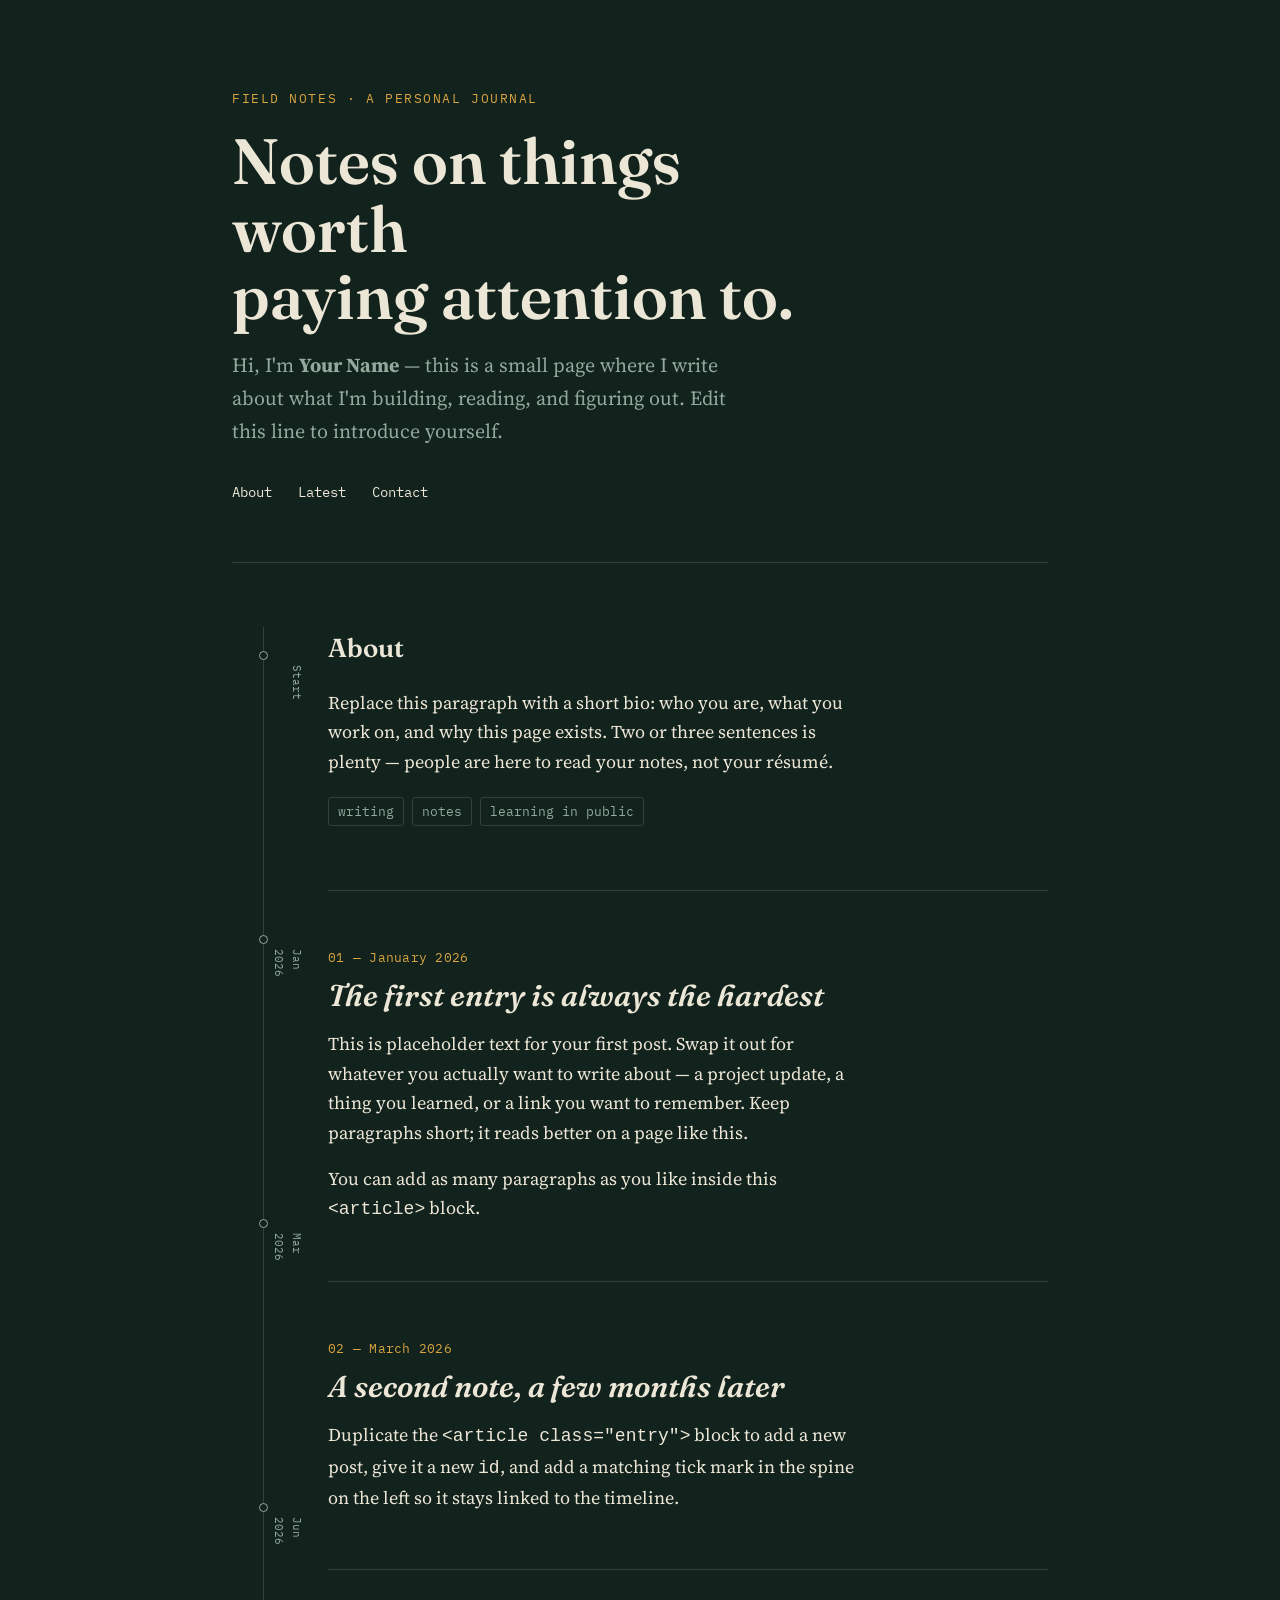
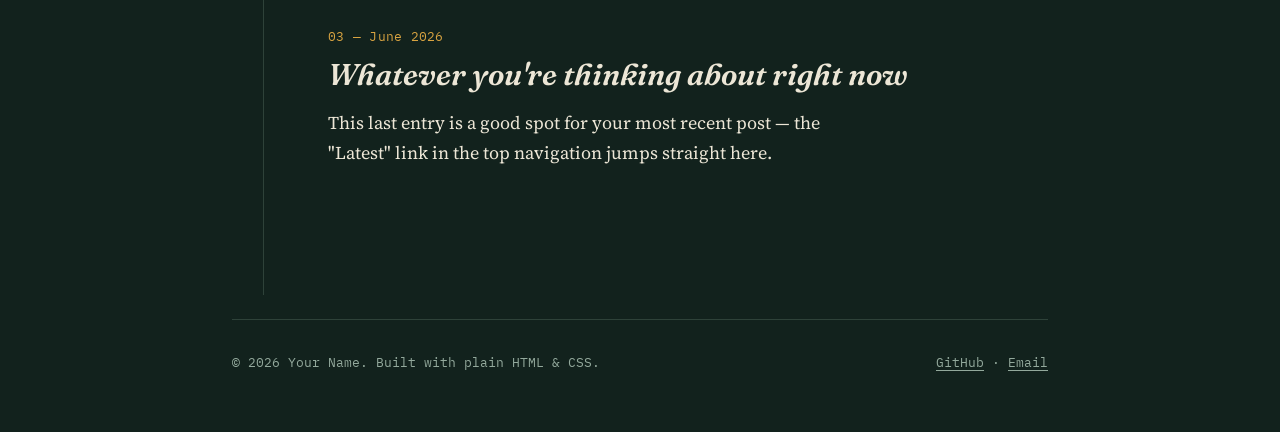
<file: index.html>
<!DOCTYPE html>
<html lang="en">
<head>
<meta charset="UTF-8">
<meta name="viewport" content="width=device-width, initial-scale=1.0">
<title>Field Notes — a simple journal</title>
<meta name="description" content="A simple personal notes and blog page.">
<link rel="preconnect" href="https://fonts.googleapis.com">
<link rel="preconnect" href="https://fonts.gstatic.com" crossorigin>
<link href="https://fonts.googleapis.com/css2?family=Fraunces:ital,opsz,wght@0,9..144,400;0,9..144,600;1,9..144,500&family=Source+Serif+4:ital,wght@0,400;0,600;1,400&family=IBM+Plex+Mono:wght@400;500&display=swap" rel="stylesheet">
<style>

  /* ---------- Design tokens ---------- */
  :root{
    --bg:        #12221D;   /* deep forest ink, page background */
    --bg-alt:    #182D26;   /* slightly lighter panel background */
    --paper:     #ECE6D6;   /* warm parchment — main text colour */
    --muted:     #93A99C;   /* muted sage — secondary text */
    --accent:    #D9A441;   /* mustard — marks, headings accent */
    --link:      #E4886A;   /* soft coral — links */
    --rule:      #2E4239;   /* hairline rule colour */

    --display:   'Fraunces', Georgia, serif;
    --body:      'Source Serif 4', Georgia, serif;
    --mono:      'IBM Plex Mono', Menlo, monospace;
  }

  *{ box-sizing:border-box; }

  html{ scroll-behavior:smooth; }

  body{
    margin:0;
    background:var(--bg);
    color:var(--paper);
    font-family:var(--body);
    font-size:18px;
    line-height:1.65;
    -webkit-font-smoothing:antialiased;
  }

  a{ color:var(--link); text-decoration-thickness:1px; text-underline-offset:3px; }
  a:hover{ color:var(--accent); }
  a:focus-visible, button:focus-visible{
    outline:2px solid var(--accent);
    outline-offset:3px;
  }

  /* ---------- Layout shell ---------- */
  .page{
    display:grid;
    grid-template-columns: 64px minmax(0,720px);
    justify-content:center;
    gap:0 32px;
    max-width:1000px;
    margin:0 auto;
    padding:0 24px;
  }

  /* ---------- Header ---------- */
  header.hero{
    grid-column:1 / -1;
    padding:88px 0 56px;
    border-bottom:1px solid var(--rule);
  }
  header.hero .eyebrow{
    font-family:var(--mono);
    font-size:13px;
    letter-spacing:.12em;
    text-transform:uppercase;
    color:var(--accent);
    margin:0 0 18px;
  }
  header.hero h1{
    font-family:var(--display);
    font-weight:600;
    font-size:clamp(40px, 6vw, 64px);
    line-height:1.05;
    margin:0 0 20px;
    max-width:14ch;
  }
  header.hero p.lede{
    font-size:20px;
    color:var(--muted);
    max-width:52ch;
    margin:0 0 28px;
  }
  nav.top a{
    font-family:var(--mono);
    font-size:14px;
    color:var(--paper);
    margin-right:22px;
    text-decoration:none;
    border-bottom:1px solid transparent;
  }
  nav.top a:hover{ color:var(--accent); border-color:var(--accent); }

  /* ---------- The spine: a vertical timeline of entry dates ----------
     This is the page's signature element — a book-spine index down the
     left margin. Each tick corresponds to a post; click to jump there. */
  .spine{
    position:relative;
    padding-top:64px;
  }
  .spine::before{
    content:"";
    position:absolute;
    top:64px; bottom:24px; left:31px;
    width:1px;
    background:var(--rule);
  }
  .spine a{
    position:sticky;
    top:24px;
    display:block;
    width:64px;
    height:64px;
    margin-bottom:220px;
    text-decoration:none;
  }
  .spine a .tick{
    position:relative;
    left:27px;
    top:24px;
    width:9px; height:9px;
    border-radius:50%;
    background:var(--bg);
    border:1px solid var(--muted);
    display:block;
  }
  .spine a:hover .tick, .spine a:focus-visible .tick{
    background:var(--accent);
    border-color:var(--accent);
  }
  .spine a .date{
    position:absolute;
    left:-4px;
    top:38px;
    width:78px;
    font-family:var(--mono);
    font-size:11px;
    color:var(--muted);
    writing-mode:vertical-rl;
    text-orientation:mixed;
  }

  /* ---------- Main column ---------- */
  main{ padding:64px 0 40px; min-width:0; }

  section.about{
    padding-bottom:56px;
    margin-bottom:56px;
    border-bottom:1px solid var(--rule);
  }
  section.about h2{
    font-family:var(--display);
    font-weight:600;
    font-size:26px;
    margin:0 0 14px;
  }
  section.about p{ color:var(--paper); max-width:60ch; }
  section.about .tags{
    margin-top:20px;
    font-family:var(--mono);
    font-size:13px;
    color:var(--muted);
  }
  section.about .tags span{
    display:inline-block;
    border:1px solid var(--rule);
    border-radius:3px;
    padding:3px 9px;
    margin:0 8px 8px 0;
  }

  article.entry{
    padding-bottom:56px;
    margin-bottom:56px;
    border-bottom:1px solid var(--rule);
    scroll-margin-top:24px;
  }
  article.entry:last-child{ border-bottom:none; }
  article.entry .meta{
    font-family:var(--mono);
    font-size:13px;
    color:var(--accent);
    margin:0 0 10px;
    letter-spacing:.02em;
  }
  article.entry h3{
    font-family:var(--display);
    font-weight:600;
    font-style:italic;
    font-size:30px;
    margin:0 0 16px;
    line-height:1.15;
  }
  article.entry p{ margin:0 0 16px; max-width:60ch; }
  article.entry p:last-child{ margin-bottom:0; }

  /* ---------- Footer ---------- */
  footer{
    grid-column:1 / -1;
    border-top:1px solid var(--rule);
    padding:32px 0 64px;
    font-family:var(--mono);
    font-size:13px;
    color:var(--muted);
    display:flex;
    justify-content:space-between;
    flex-wrap:wrap;
    gap:12px;
  }
  footer a{ color:var(--muted); }
  footer a:hover{ color:var(--accent); }

  /* ---------- Responsive ---------- */
  @media (max-width: 720px){
    .page{ grid-template-columns: 1fr; padding:0 20px; }
    .spine{ display:none; }
    header.hero{ padding:56px 0 40px; }
    main{ padding:40px 0 20px; }
  }

  @media (prefers-reduced-motion: reduce){
    html{ scroll-behavior:auto; }
  }
</style>
</head>
<body>

<div class="page">

  <header class="hero">
    <p class="eyebrow">Field Notes · a personal journal</p>
    <h1>Notes on things worth<br>paying attention to.</h1>
    <p class="lede">
      Hi, I'm <strong>Your Name</strong> — this is a small page where I write
      about what I'm building, reading, and figuring out. Edit this line to
      introduce yourself.
    </p>
    <nav class="top">
      <a href="#about">About</a>
      <a href="#entry-3">Latest</a>
      <a href="mailto:you@example.com">Contact</a>
    </nav>
  </header>

  <!-- Spine: one <a> per entry below, kept in the same order -->
  <aside class="spine" aria-hidden="true">
    <a href="#about"><span class="tick"></span><span class="date">Start</span></a>
    <a href="#entry-1"><span class="tick"></span><span class="date">Jan 2026</span></a>
    <a href="#entry-2"><span class="tick"></span><span class="date">Mar 2026</span></a>
    <a href="#entry-3"><span class="tick"></span><span class="date">Jun 2026</span></a>
  </aside>

  <main>

    <section class="about" id="about">
      <h2>About</h2>
      <p>
        Replace this paragraph with a short bio: who you are, what you work
        on, and why this page exists. Two or three sentences is plenty —
        people are here to read your notes, not your résumé.
      </p>
      <div class="tags">
        <span>writing</span><span>notes</span><span>learning in public</span>
      </div>
    </section>

    <article class="entry" id="entry-1">
      <p class="meta">01 — January 2026</p>
      <h3>The first entry is always the hardest</h3>
      <p>
        This is placeholder text for your first post. Swap it out for
        whatever you actually want to write about — a project update, a
        thing you learned, or a link you want to remember. Keep paragraphs
        short; it reads better on a page like this.
      </p>
      <p>
        You can add as many paragraphs as you like inside this
        <code>&lt;article&gt;</code> block.
      </p>
    </article>

    <article class="entry" id="entry-2">
      <p class="meta">02 — March 2026</p>
      <h3>A second note, a few months later</h3>
      <p>
        Duplicate the <code>&lt;article class="entry"&gt;</code> block to add
        a new post, give it a new <code>id</code>, and add a matching tick
        mark in the spine on the left so it stays linked to the timeline.
      </p>
    </article>

    <article class="entry" id="entry-3">
      <p class="meta">03 — June 2026</p>
      <h3>Whatever you're thinking about right now</h3>
      <p>
        This last entry is a good spot for your most recent post — the
        "Latest" link in the top navigation jumps straight here.
      </p>
    </article>

  </main>

  <footer>
    <span>&copy; 2026 Your Name. Built with plain HTML &amp; CSS.</span>
    <span><a href="https://github.com/">GitHub</a> · <a href="mailto:you@example.com">Email</a></span>
  </footer>

</div>

</body>
</html>
</file>
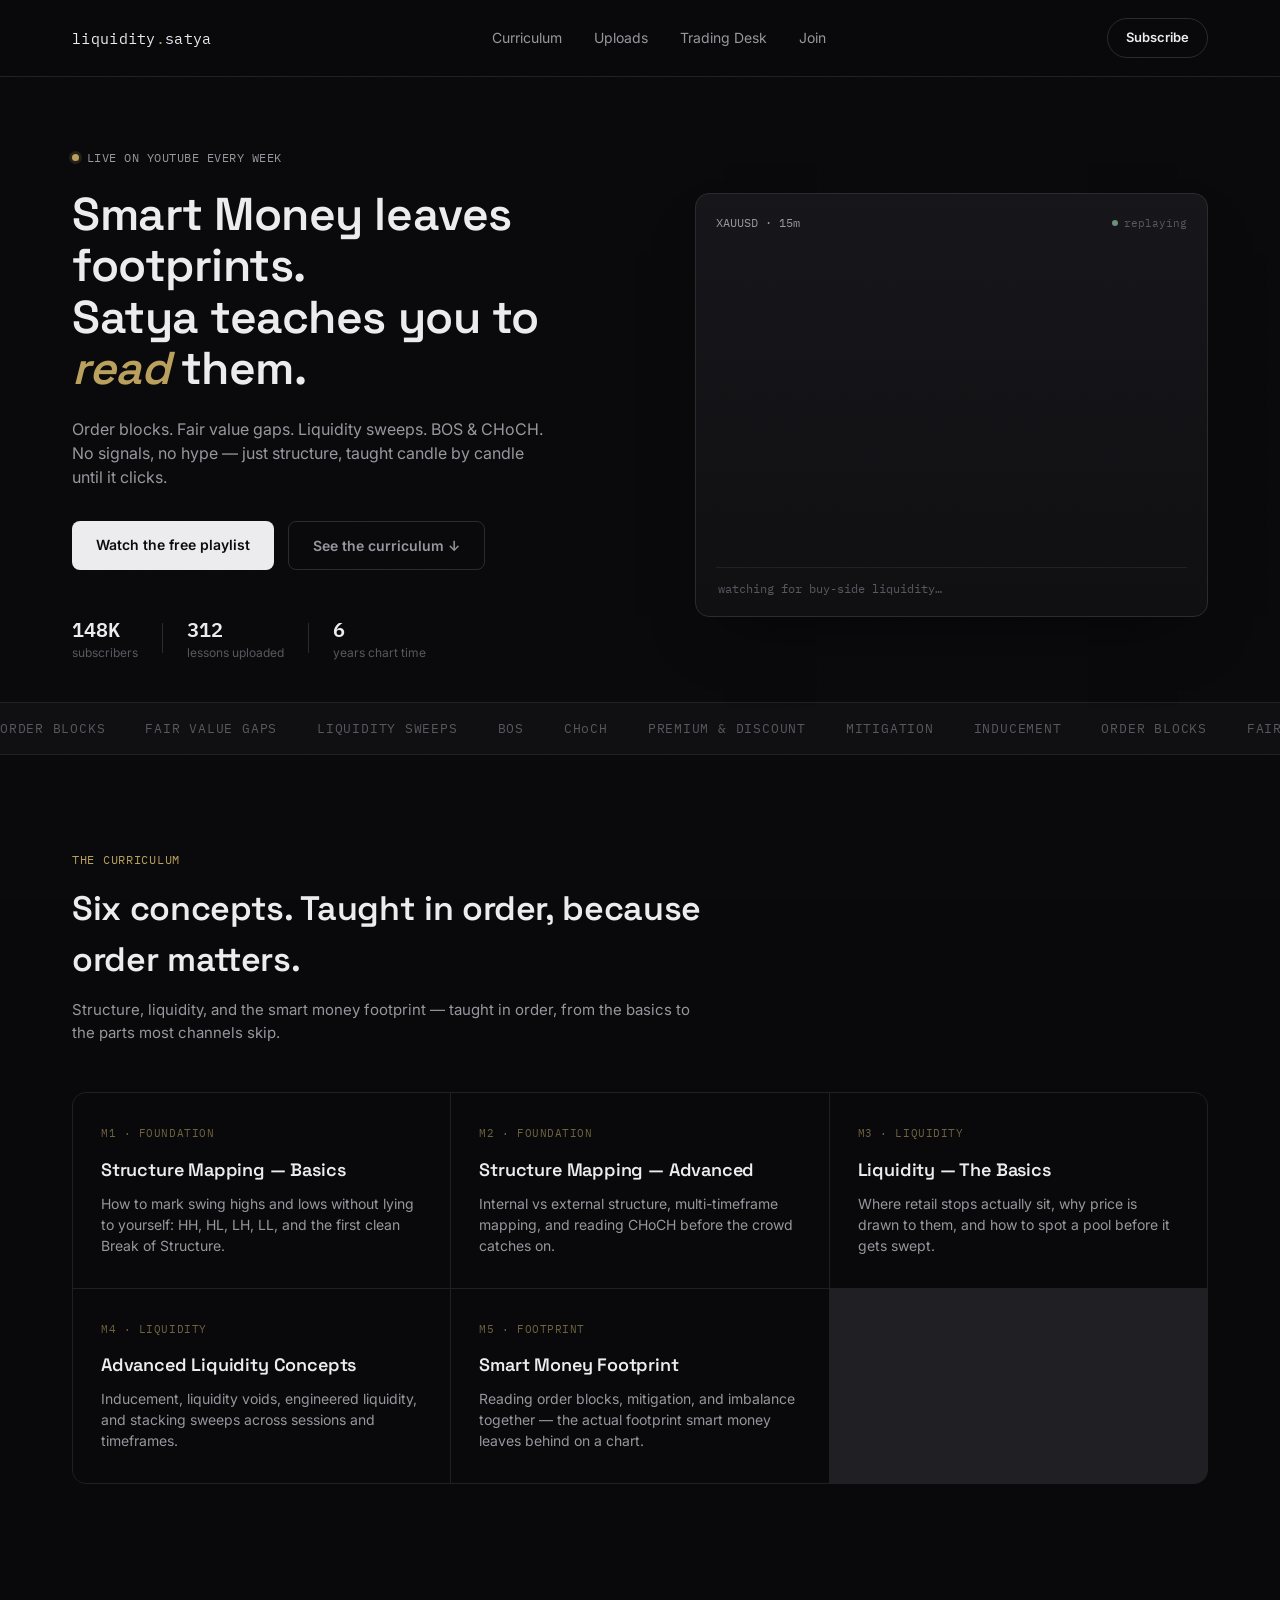
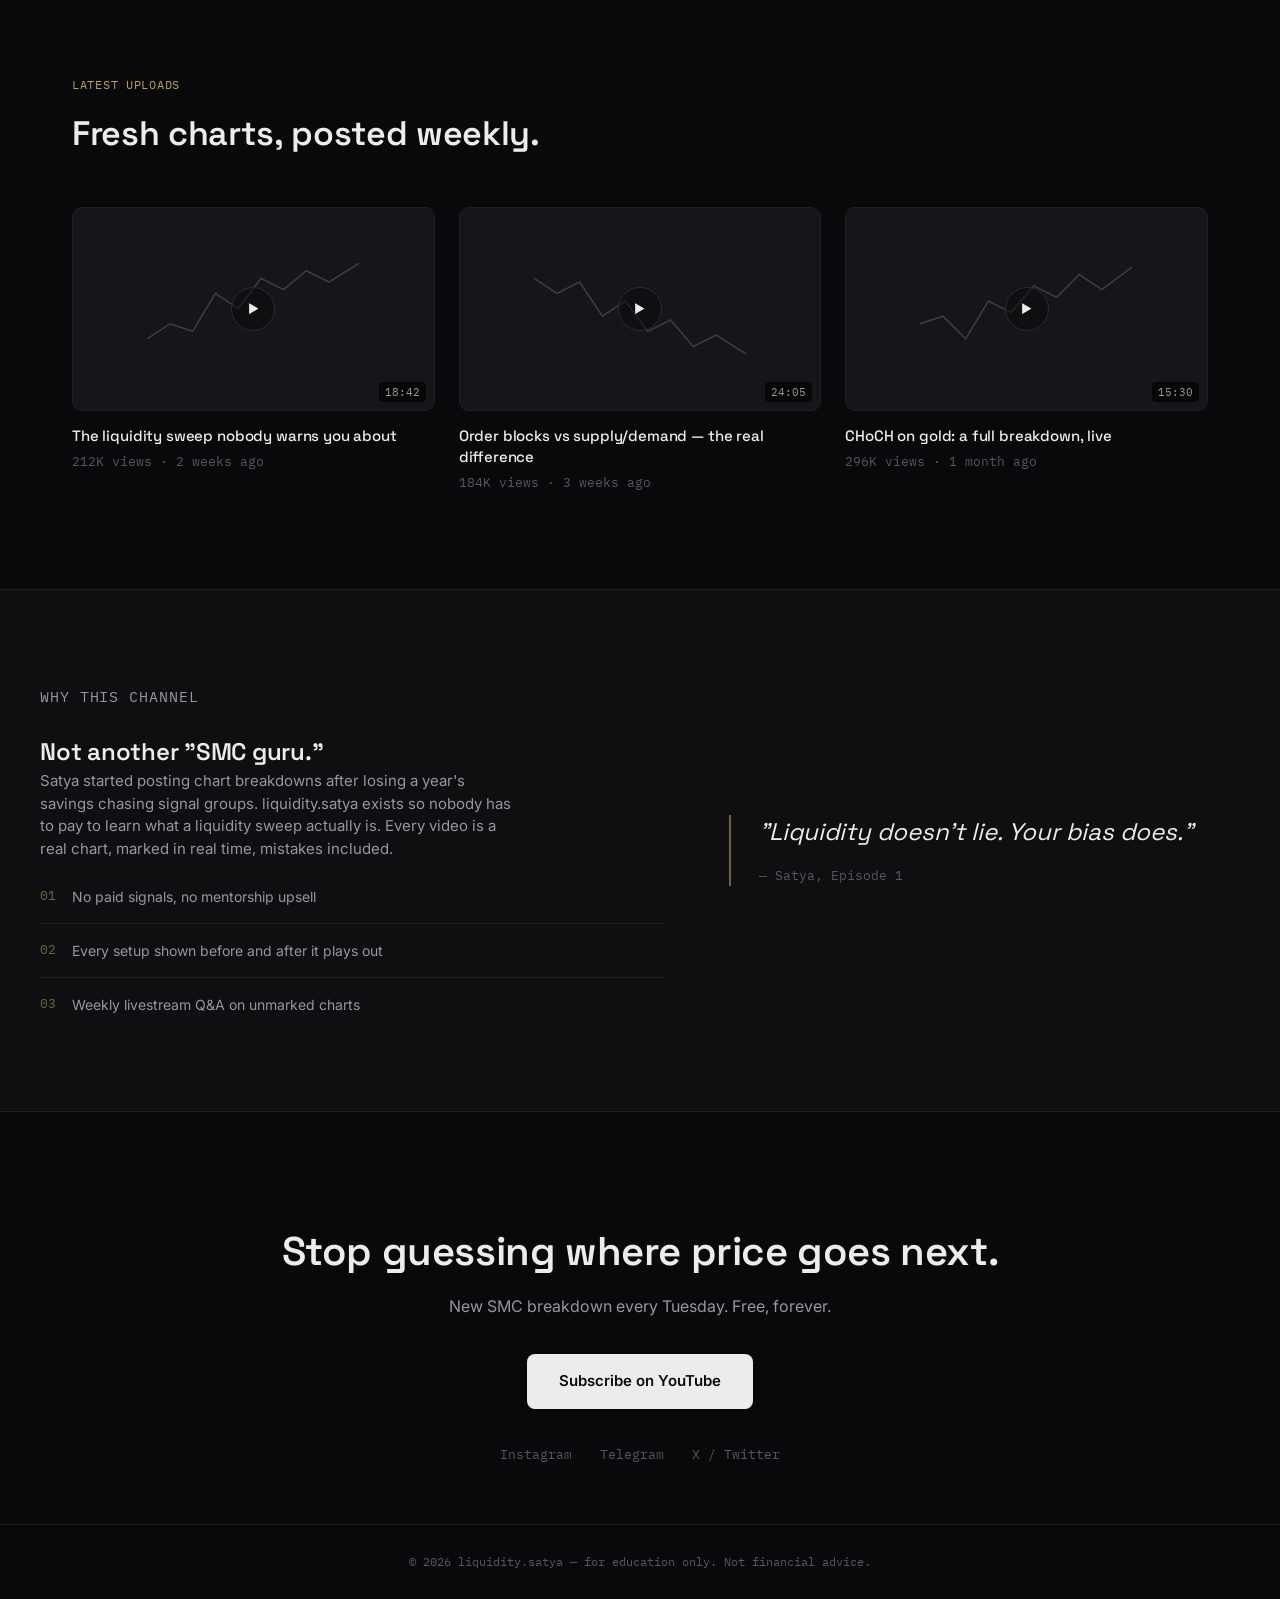
<file: index (3).html>
<!DOCTYPE html>
<html lang="en">
<head>
<meta charset="UTF-8">
<meta name="viewport" content="width=device-width, initial-scale=1.0">
<title>liquidity.satya — Smart Money Concepts, Untangled</title>
<link rel="preconnect" href="https://fonts.googleapis.com">
<link href="https://fonts.googleapis.com/css2?family=Space+Grotesk:wght@400;500;600;700&family=IBM+Plex+Mono:wght@400;500;600&family=Inter:wght@400;500;600&display=swap" rel="stylesheet">
<link rel="stylesheet" href="style.css">
</head>
<body>

<div class="noise-overlay"></div>

<!-- NAV -->
<header class="nav">
  <div class="nav-inner">
    <div class="brand">
      <span class="brand-mark">liquidity<span class="brand-dot">.</span>satya</span>
    </div>
    <nav class="nav-links">
      <a href="#curriculum">Curriculum</a>
      <a href="#uploads">Uploads</a>
      <a href="#desk">Trading Desk</a>
      <a href="#join">Join</a>
    </nav>
    <a href="#join" class="nav-cta">Subscribe</a>
  </div>
</header>

<!-- HERO -->
<section class="hero">
  <div class="hero-grid">
    <div class="hero-copy">
      <p class="eyebrow"><span class="eyebrow-dot"></span> Live on YouTube every week</p>
      <h1>Smart Money leaves footprints.<br> Satya teaches you to <span class="ital">read</span> them.</h1>
      <p class="hero-sub">
        Order blocks. Fair value gaps. Liquidity sweeps. BOS &amp; CHoCH.
        No signals, no hype — just structure, taught candle by candle
        until it clicks.
      </p>
      <div class="hero-actions">
        <a href="#join" class="btn btn-primary">Watch the free playlist</a>
        <a href="#curriculum" class="btn btn-ghost">See the curriculum ↓</a>
      </div>
      <div class="hero-stats">
        <div class="stat"><span class="stat-num">148K</span><span class="stat-label">subscribers</span></div>
        <div class="stat-sep"></div>
        <div class="stat"><span class="stat-num">312</span><span class="stat-label">lessons uploaded</span></div>
        <div class="stat-sep"></div>
        <div class="stat"><span class="stat-num">6</span><span class="stat-label">years chart time</span></div>
      </div>
    </div>

    <div class="hero-chart-wrap">
      <div class="chart-card">
        <div class="chart-card-head">
          <span class="pair">XAUUSD · 15m</span>
          <span class="chart-live"><i></i>replaying</span>
        </div>
        <svg id="smc-chart" viewBox="0 0 640 420" xmlns="http://www.w3.org/2000/svg"></svg>
        <div class="chart-caption" id="chart-caption">watching for buy-side liquidity…</div>
      </div>
    </div>
  </div>
</section>

<!-- MARQUEE -->
<div class="marquee">
  <div class="marquee-track">
    <span>ORDER BLOCKS</span><span>FAIR VALUE GAPS</span><span>LIQUIDITY SWEEPS</span><span>BOS</span><span>CHoCH</span><span>PREMIUM &amp; DISCOUNT</span><span>MITIGATION</span><span>INDUCEMENT</span>
    <span>ORDER BLOCKS</span><span>FAIR VALUE GAPS</span><span>LIQUIDITY SWEEPS</span><span>BOS</span><span>CHoCH</span><span>PREMIUM &amp; DISCOUNT</span><span>MITIGATION</span><span>INDUCEMENT</span>
  </div>
</div>

<!-- CURRICULUM -->
<section class="curriculum" id="curriculum">
  <div class="section-head">
    <p class="section-kicker">The Curriculum</p>
    <h2>Six concepts. Taught in order, because order matters.</h2>
    <p class="section-sub">Structure, liquidity, and the smart money footprint — taught in order, from the basics to the parts most channels skip.</p>
  </div>

  <div class="concept-grid">
    <article class="concept-card">
      <div class="concept-index">M1 · Foundation</div>
      <h3>Structure Mapping — Basics</h3>
      <p>How to mark swing highs and lows without lying to yourself: HH, HL, LH, LL, and the first clean Break of Structure.</p>
    </article>
    <article class="concept-card">
      <div class="concept-index">M2 · Foundation</div>
      <h3>Structure Mapping — Advanced</h3>
      <p>Internal vs external structure, multi-timeframe mapping, and reading CHoCH before the crowd catches on.</p>
    </article>
    <article class="concept-card">
      <div class="concept-index">M3 · Liquidity</div>
      <h3>Liquidity — The Basics</h3>
      <p>Where retail stops actually sit, why price is drawn to them, and how to spot a pool before it gets swept.</p>
    </article>
    <article class="concept-card">
      <div class="concept-index">M4 · Liquidity</div>
      <h3>Advanced Liquidity Concepts</h3>
      <p>Inducement, liquidity voids, engineered liquidity, and stacking sweeps across sessions and timeframes.</p>
    </article>
    <article class="concept-card">
      <div class="concept-index">M5 · Footprint</div>
      <h3>Smart Money Footprint</h3>
      <p>Reading order blocks, mitigation, and imbalance together — the actual footprint smart money leaves behind on a chart.</p>
    </article>
  </div>
</section>

<!-- UPLOADS -->
<section class="uploads" id="uploads">
  <div class="section-head">
    <p class="section-kicker">Latest Uploads</p>
    <h2>Fresh charts, posted weekly.</h2>
  </div>

  <div class="video-grid">
    <a class="video-card" href="#">
      <div class="video-thumb">
        <svg class="thumb-mini" viewBox="0 0 300 160"><polyline points="10,120 40,100 70,110 100,60 130,80 160,40 190,55 220,30 250,45 290,20" fill="none" stroke="currentColor" stroke-width="2"/></svg>
        <span class="video-duration">18:42</span>
        <span class="play-ring">▶</span>
      </div>
      <div class="video-meta">
        <h4>The liquidity sweep nobody warns you about</h4>
        <p>212K views · 2 weeks ago</p>
      </div>
    </a>
    <a class="video-card" href="#">
      <div class="video-thumb">
        <svg class="thumb-mini" viewBox="0 0 300 160"><polyline points="10,40 40,60 70,45 100,90 130,70 160,110 190,95 220,130 250,115 290,140" fill="none" stroke="currentColor" stroke-width="2"/></svg>
        <span class="video-duration">24:05</span>
        <span class="play-ring">▶</span>
      </div>
      <div class="video-meta">
        <h4>Order blocks vs supply/demand — the real difference</h4>
        <p>184K views · 3 weeks ago</p>
      </div>
    </a>
    <a class="video-card" href="#">
      <div class="video-thumb">
        <svg class="thumb-mini" viewBox="0 0 300 160"><polyline points="10,100 40,90 70,120 100,70 130,85 160,50 190,65 220,35 250,55 290,25" fill="none" stroke="currentColor" stroke-width="2"/></svg>
        <span class="video-duration">15:30</span>
        <span class="play-ring">▶</span>
      </div>
      <div class="video-meta">
        <h4>CHoCH on gold: a full breakdown, live</h4>
        <p>296K views · 1 month ago</p>
      </div>
    </a>
  </div>
</section>

<!-- TRADING DESK / PHILOSOPHY -->
<section class="desk" id="desk">
  <div class="desk-inner">
    <div class="desk-copy">
      <p class="section-kicker">Why This Channel</p>
      <h2>Not another "SMC guru."</h2>
      <p>
        Satya started posting chart breakdowns after losing a year's savings
        chasing signal groups. liquidity.satya exists so nobody has to
        pay to learn what a liquidity sweep actually is. Every video
        is a real chart, marked in real time, mistakes included.
      </p>
      <ul class="desk-list">
        <li><span>01</span>No paid signals, no mentorship upsell</li>
        <li><span>02</span>Every setup shown before and after it plays out</li>
        <li><span>03</span>Weekly livestream Q&amp;A on unmarked charts</li>
      </ul>
    </div>
    <div class="desk-quote">
      <p>"Liquidity doesn't lie. Your bias does."</p>
      <span>— Satya, Episode 1</span>
    </div>
  </div>
</section>

<!-- JOIN / CTA -->
<section class="join" id="join">
  <h2>Stop guessing where price goes next.</h2>
  <p>New SMC breakdown every Tuesday. Free, forever.</p>
  <div class="join-actions">
    <a href="#" class="btn btn-primary btn-large">Subscribe on YouTube</a>
  </div>
  <div class="join-socials">
    <a href="#">Instagram</a>
    <a href="#">Telegram</a>
    <a href="#">X / Twitter</a>
  </div>
</section>

<footer class="footer">
  <span>© 2026 liquidity.satya — for education only. Not financial advice.</span>
</footer>

<script src="script.js"></script>
</body>
</html>
</file>
<file: style.css>
/* ===== Tokens ===== */
:root{
  --bg:            #09090b;
  --bg-alt:        #0f0f12;
  --surface:       #16161a;
  --surface-2:     #1c1c21;
  --border:        #2a2a30;
  --border-soft:   #202024;
  --text:          #ececee;
  --text-dim:      #96969e;
  --text-faint:    #57575f;
  --gold:          #b9a05c;
  --gold-dim:      #6f643f;
  --up:            #6a8f78;
  --down:          #9a5f5f;

  --font-display: 'Space Grotesk', sans-serif;
  --font-body:    'Inter', sans-serif;
  --font-mono:    'IBM Plex Mono', monospace;
}

*{ margin:0; padding:0; box-sizing:border-box; }

html{ scroll-behavior:smooth; }

body{
  background:var(--bg);
  color:var(--text);
  font-family:var(--font-body);
  line-height:1.5;
  -webkit-font-smoothing:antialiased;
  overflow-x:hidden;
}

a{ color:inherit; text-decoration:none; }
ul{ list-style:none; }

.noise-overlay{
  position:fixed; inset:0; pointer-events:none; z-index:999;
  opacity:0.035; mix-blend-mode:overlay;
  background-image:url("data:image/svg+xml,%3Csvg xmlns='http://www.w3.org/2000/svg' width='120' height='120'%3E%3Cfilter id='n'%3E%3CfeTurbulence type='fractalNoise' baseFrequency='0.9' numOctaves='2' stitchTiles='stitch'/%3E%3C/filter%3E%3Crect width='100%25' height='100%25' filter='url(%23n)'/%3E%3C/svg%3E");
}

::selection{ background:var(--gold-dim); color:#fff; }

h1,h2,h3,h4{ font-family:var(--font-display); font-weight:600; letter-spacing:-0.01em; }

.ital{ font-style:italic; color:var(--gold); }

/* ===== Nav ===== */
.nav{
  position:sticky; top:0; z-index:100;
  background:rgba(9,9,11,0.75);
  backdrop-filter:blur(10px);
  border-bottom:1px solid var(--border-soft);
}
.nav-inner{
  max-width:1200px; margin:0 auto; padding:18px 32px;
  display:flex; align-items:center; justify-content:space-between;
}
.brand-mark{
  font-family:var(--font-mono); font-size:15px; letter-spacing:0.02em; color:var(--text);
}
.brand-dot{ color:var(--gold); }
.nav-links{ display:flex; gap:32px; }
.nav-links a{
  font-size:14px; color:var(--text-dim); transition:color 0.2s;
}
.nav-links a:hover{ color:var(--text); }
.nav-cta{
  font-size:13px; font-weight:600; padding:9px 18px;
  border:1px solid var(--border); border-radius:100px;
  transition:border-color 0.2s, background 0.2s;
}
.nav-cta:hover{ border-color:var(--gold-dim); background:var(--surface); }

/* ===== Hero ===== */
.hero{
  max-width:1200px; margin:0 auto;
  padding:72px 32px 40px;
}
.hero-grid{
  display:grid; grid-template-columns:1.05fr 0.95fr; gap:56px; align-items:center;
}
.eyebrow{
  display:flex; align-items:center; gap:8px;
  font-family:var(--font-mono); font-size:12px; letter-spacing:0.04em;
  color:var(--text-dim); text-transform:uppercase; margin-bottom:22px;
}
.eyebrow-dot{
  width:7px; height:7px; border-radius:50%; background:var(--gold);
  box-shadow:0 0 0 3px rgba(185,160,92,0.15);
  animation:pulse 2s ease-in-out infinite;
}
@keyframes pulse{ 0%,100%{opacity:1;} 50%{opacity:0.4;} }

.hero h1{
  font-size:clamp(32px, 4vw, 46px);
  line-height:1.12;
  margin-bottom:22px;
}
.hero-sub{
  font-size:16px; color:var(--text-dim); max-width:480px; margin-bottom:32px;
}
.hero-actions{ display:flex; gap:14px; flex-wrap:wrap; margin-bottom:44px; }

.btn{
  font-family:var(--font-body); font-size:14px; font-weight:600;
  padding:13px 24px; border-radius:8px; display:inline-block;
  transition:transform 0.15s, background 0.2s, border-color 0.2s;
}
.btn:active{ transform:scale(0.97); }
.btn-primary{
  background:var(--text); color:#0c0c0e;
}
.btn-primary:hover{ background:var(--gold); }
.btn-ghost{
  border:1px solid var(--border); color:var(--text-dim);
}
.btn-ghost:hover{ border-color:var(--text-faint); color:var(--text); }
.btn-large{ padding:16px 32px; font-size:15px; }

.hero-stats{ display:flex; align-items:center; gap:24px; }
.stat{ display:flex; flex-direction:column; }
.stat-num{ font-family:var(--font-mono); font-size:20px; font-weight:600; }
.stat-label{ font-size:12px; color:var(--text-faint); }
.stat-sep{ width:1px; height:30px; background:var(--border); }

/* ===== Chart card (signature element) ===== */
.chart-card{
  background:linear-gradient(180deg, var(--surface), var(--bg-alt));
  border:1px solid var(--border);
  border-radius:14px;
  padding:20px 20px 14px;
  box-shadow:0 30px 60px -30px rgba(0,0,0,0.6);
}
.chart-card-head{
  display:flex; justify-content:space-between; align-items:center;
  margin-bottom:14px;
}
.pair{ font-family:var(--font-mono); font-size:12px; color:var(--text-dim); }
.chart-live{
  font-family:var(--font-mono); font-size:11px; color:var(--text-faint);
  display:flex; align-items:center; gap:6px;
}
.chart-live i{
  width:6px; height:6px; border-radius:50%; background:var(--up); display:inline-block;
}
#smc-chart{ width:100%; height:auto; display:block; }
.chart-caption{
  font-family:var(--font-mono); font-size:12px; color:var(--text-faint);
  padding:12px 2px 4px; min-height:18px;
  border-top:1px solid var(--border-soft); margin-top:12px;
}

/* ===== Marquee ===== */
.marquee{
  border-top:1px solid var(--border-soft); border-bottom:1px solid var(--border-soft);
  background:var(--bg-alt);
  overflow:hidden; padding:16px 0;
}
.marquee-track{
  display:flex; gap:40px; white-space:nowrap;
  animation:scroll-left 28s linear infinite;
  width:max-content;
}
.marquee-track span{
  font-family:var(--font-mono); font-size:13px; color:var(--text-faint);
  letter-spacing:0.06em;
}
@keyframes scroll-left{
  from{ transform:translateX(0); }
  to{ transform:translateX(-50%); }
}

/* ===== Section shared ===== */
section{ max-width:1200px; margin:0 auto; padding:96px 32px; }
.section-head{ max-width:640px; margin-bottom:48px; }
.section-kicker{
  font-family:var(--font-mono); font-size:12px; letter-spacing:0.06em;
  text-transform:uppercase; color:var(--gold); margin-bottom:14px;
}
.section-head h2{ font-size:clamp(26px, 3vw, 34px); margin-bottom:14px; }
.section-sub{ color:var(--text-dim); font-size:15px; }

/* ===== Curriculum ===== */
.concept-grid{
  display:grid; grid-template-columns:repeat(3, 1fr); gap:1px;
  background:var(--border-soft);
  border:1px solid var(--border-soft);
  border-radius:14px; overflow:hidden;
}
.concept-card{
  background:var(--bg);
  padding:32px 28px;
  transition:background 0.25s;
}
.concept-card:hover{ background:var(--surface); }
.concept-index{
  font-family:var(--font-mono); font-size:11px; color:var(--gold-dim);
  letter-spacing:0.05em; text-transform:uppercase; margin-bottom:14px;
}
.concept-card h3{ font-size:18px; margin-bottom:10px; }
.concept-card p{ font-size:14px; color:var(--text-dim); }

/* ===== Uploads ===== */
.video-grid{ display:grid; grid-template-columns:repeat(3, 1fr); gap:24px; }
.video-card{ display:block; }
.video-thumb{
  position:relative; aspect-ratio:16/9; border-radius:10px;
  background:var(--surface); border:1px solid var(--border-soft);
  display:flex; align-items:center; justify-content:center;
  color:var(--text-faint); overflow:hidden; margin-bottom:14px;
  transition:border-color 0.2s;
}
.video-card:hover .video-thumb{ border-color:var(--gold-dim); }
.thumb-mini{ width:80%; height:60%; opacity:0.6; }
.video-duration{
  position:absolute; bottom:8px; right:8px;
  font-family:var(--font-mono); font-size:11px;
  background:rgba(0,0,0,0.7); padding:2px 6px; border-radius:4px; color:var(--text-dim);
}
.play-ring{
  position:absolute; width:44px; height:44px; border-radius:50%;
  border:1px solid var(--border); display:flex; align-items:center; justify-content:center;
  font-size:12px; color:var(--text); background:rgba(9,9,11,0.5);
}
.video-meta h4{ font-size:15px; font-weight:500; margin-bottom:6px; line-height:1.4; }
.video-meta p{ font-size:13px; color:var(--text-faint); font-family:var(--font-mono); }

/* ===== Desk ===== */
.desk{ background:var(--bg-alt); border-top:1px solid var(--border-soft); border-bottom:1px solid var(--border-soft); max-width:none; }
.desk-inner{
  max-width:1200px; margin:0 auto;
  display:grid; grid-template-columns:1.1fr 0.9fr; gap:64px; align-items:center;
}
.desk-copy p{ color:var(--text-dim); font-size:15px; margin-bottom:26px; max-width:480px; }
.desk-list{ display:flex; flex-direction:column; gap:16px; }
.desk-list li{
  display:flex; gap:16px; font-size:14px; color:var(--text-dim);
  border-top:1px solid var(--border-soft); padding-top:16px;
}
.desk-list li:first-child{ border-top:none; padding-top:0; }
.desk-list span{ font-family:var(--font-mono); color:var(--gold-dim); font-size:13px; }
.desk-quote{
  border-left:2px solid var(--gold-dim); padding-left:28px;
}
.desk-quote p{
  font-family:var(--font-display); font-size:24px; font-style:italic;
  color:var(--text); margin-bottom:14px; line-height:1.4;
}
.desk-quote span{ font-family:var(--font-mono); font-size:13px; color:var(--text-faint); }

/* ===== Join ===== */
.join{ text-align:center; padding-top:110px; padding-bottom:60px; }
.join h2{ font-size:clamp(28px,4vw,40px); margin-bottom:12px; }
.join > p{ color:var(--text-dim); margin-bottom:36px; }
.join-actions{ margin-bottom:36px; }
.join-socials{ display:flex; justify-content:center; gap:28px; }
.join-socials a{ font-size:13px; color:var(--text-faint); font-family:var(--font-mono); transition:color 0.2s; }
.join-socials a:hover{ color:var(--text); }

.footer{
  text-align:center; padding:28px 32px; border-top:1px solid var(--border-soft);
  font-size:12px; color:var(--text-faint); font-family:var(--font-mono);
}

/* ===== Chart SVG element styles ===== */
.candle-up{ fill:var(--up); }
.candle-down{ fill:var(--down); }
.candle-wick{ stroke-width:1.5; }
.chart-label{
  font-family:var(--font-mono); font-size:11px; fill:var(--text-dim);
  opacity:0; transition:opacity 0.4s;
}
.chart-label.visible{ opacity:1; }
.liquidity-line{
  stroke:var(--gold-dim); stroke-width:1; stroke-dasharray:4 4;
  opacity:0; transition:opacity 0.5s;
}
.liquidity-line.visible{ opacity:0.8; }
.sweep-arrow{
  stroke:var(--gold); stroke-width:1.5; fill:none;
  opacity:0; transition:opacity 0.4s;
}
.sweep-arrow.visible{ opacity:1; }
.ob-zone{
  fill:var(--gold-dim); opacity:0; transition:opacity 0.5s;
}
.ob-zone.visible{ opacity:0.16; }

/* ===== Responsive ===== */
@media (max-width:900px){
  .hero-grid{ grid-template-columns:1fr; }
  .concept-grid{ grid-template-columns:repeat(2, 1fr); }
  .video-grid{ grid-template-columns:1fr; }
  .desk-inner{ grid-template-columns:1fr; gap:36px; }
  .nav-links{ display:none; }
}
@media (max-width:560px){
  .concept-grid{ grid-template-columns:1fr; }
  .hero-stats{ flex-wrap:wrap; row-gap:14px; }
}

@media (prefers-reduced-motion: reduce){
  *{ animation-duration:0.01ms !important; animation-iteration-count:1 !important; transition-duration:0.01ms !important; }
}
</file>
